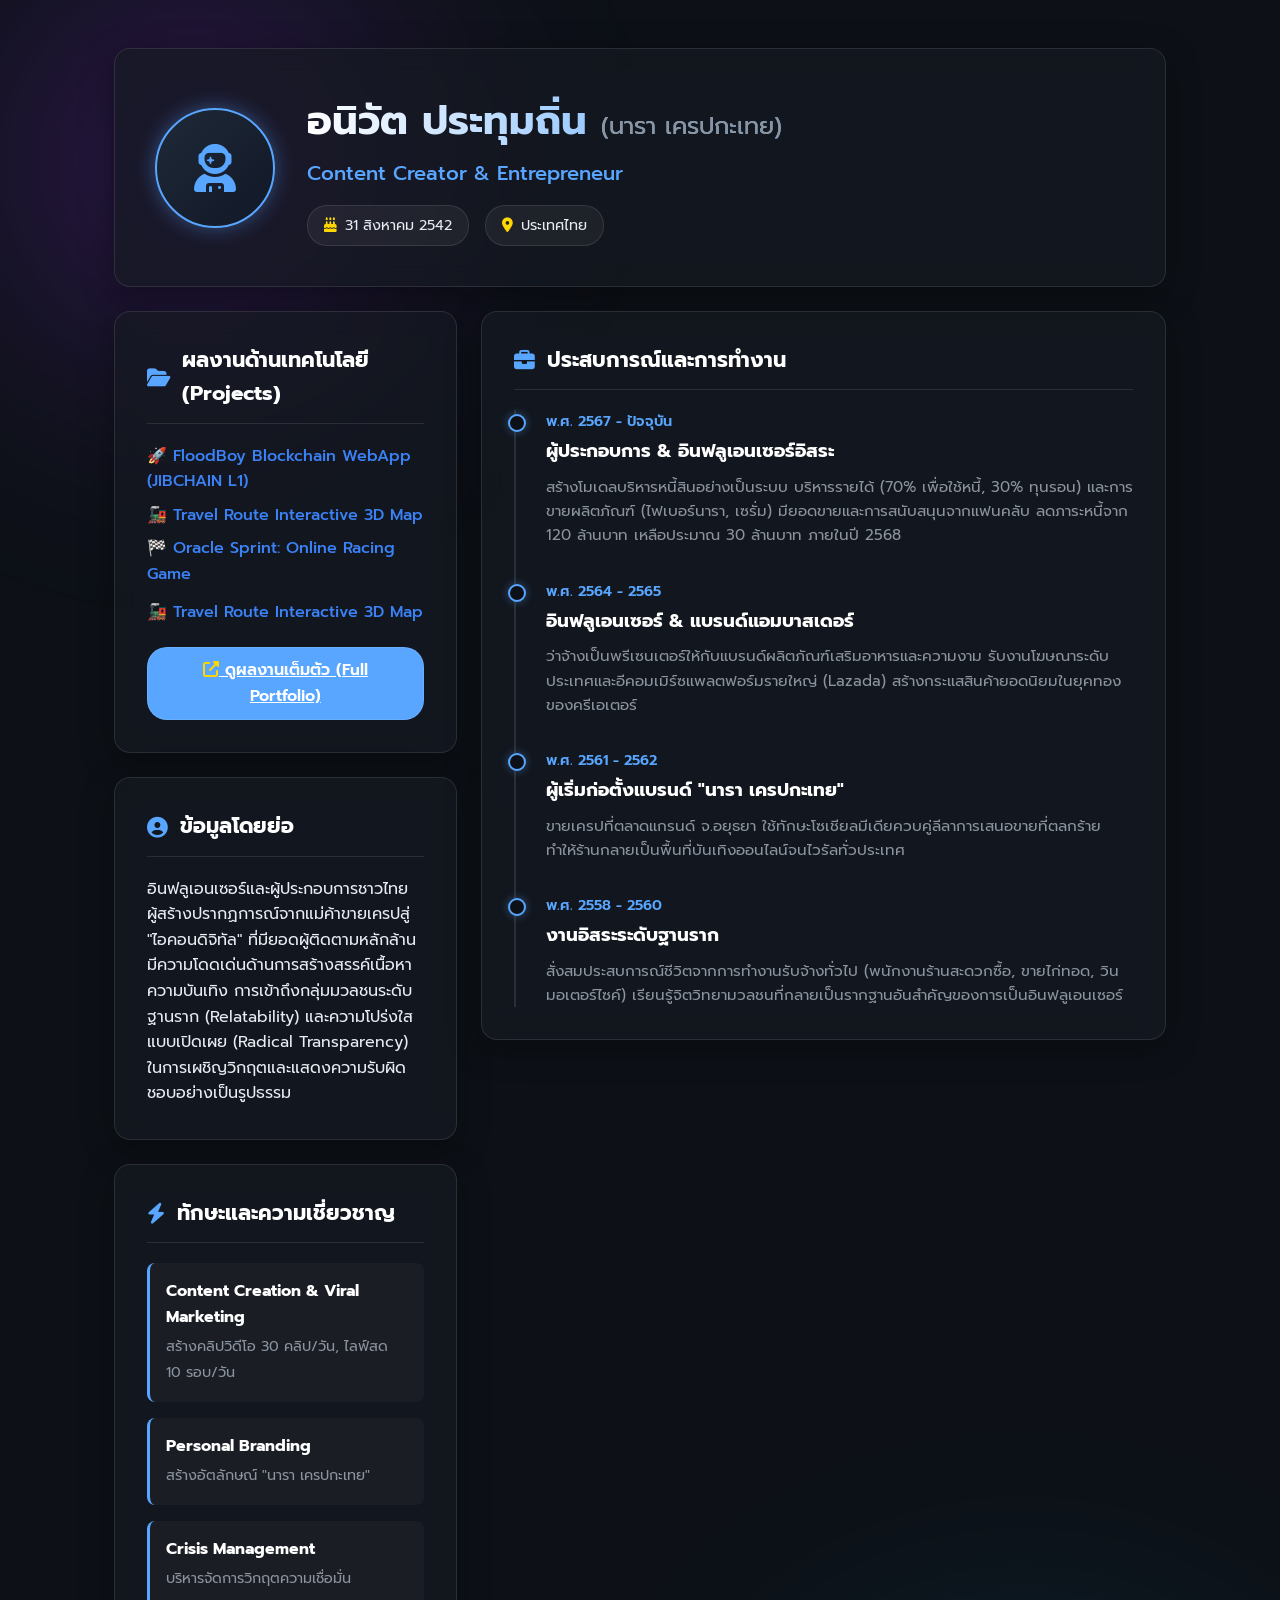
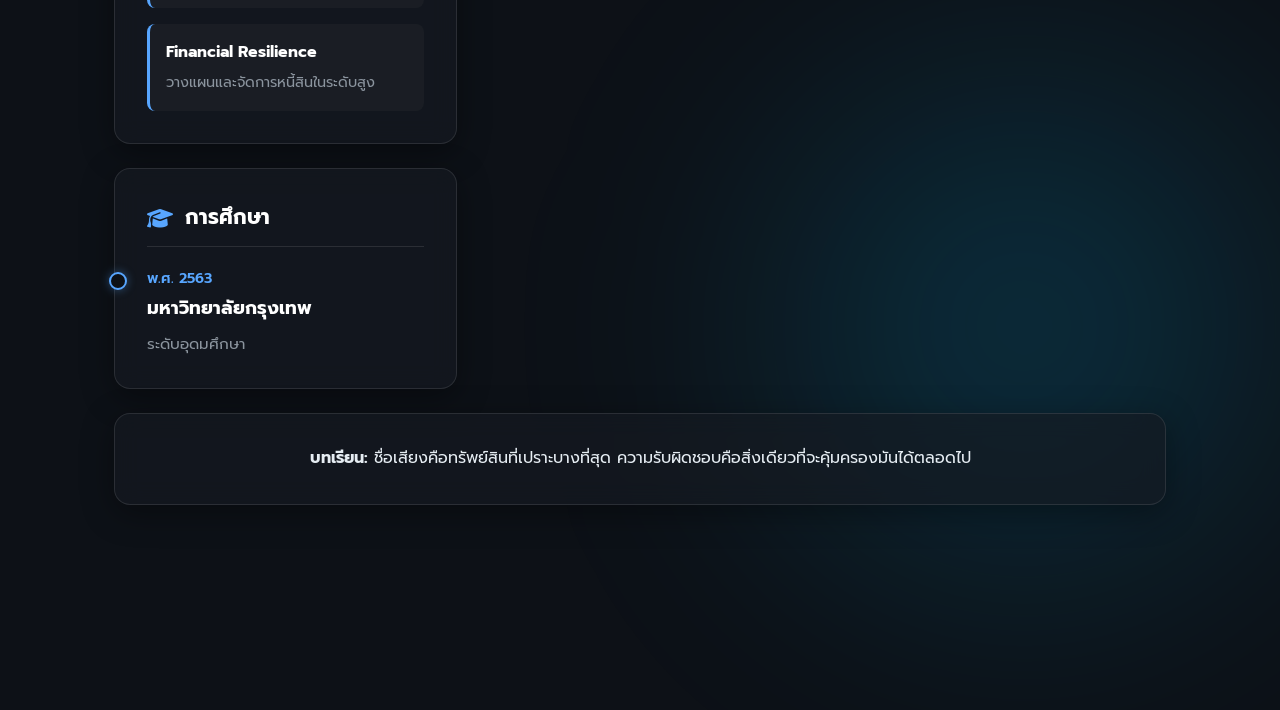
<file: index.html>
<!DOCTYPE html>
<html lang="th">

<head>
    <meta charset="UTF-8">
    <meta name="viewport" content="width=device-width, initial-scale=1.0">
    <title>อนิวัต ประทุมถิ่น (นารา เครปกะเทย) - CV</title>
    <link rel="stylesheet" href="style.css">
    <link rel="preconnect" href="https://fonts.googleapis.com">
    <link rel="preconnect" href="https://fonts.gstatic.com" crossorigin>
    <link href="https://fonts.googleapis.com/css2?family=Prompt:wght@300;400;500;600;700&display=swap" rel="stylesheet">
    <link rel="stylesheet" href="https://cdnjs.cloudflare.com/ajax/libs/font-awesome/6.4.0/css/all.min.css">
</head>

<body>
    <div class="blob blob-1"></div>
    <div class="blob blob-2"></div>

    <div class="container">
        <!-- Header -->
        <header class="glass-panel profile-section">
            <div class="profile-image">
                <div class="image-placeholder"><i class="fas fa-user-astronaut"></i></div>
            </div>
            <div class="profile-info">
                <h1>อนิวัต ประทุมถิ่น <span>(นารา เครปกะเทย)</span></h1>
                <h2>Content Creator & Entrepreneur</h2>
                <div class="contact-badges">
                    <span class="badge"><i class="fas fa-birthday-cake"></i> 31 สิงหาคม 2542</span>
                    <span class="badge"><i class="fas fa-map-marker-alt"></i> ประเทศไทย</span>
                </div>
            </div>
        </header>

        <div class="main-content">
            <!-- Left Column -->
            <div class="left-column">
                <section class="glass-panel text-center">
                    <h3 style="text-align: left;"><i class="fas fa-folder-open"></i> ผลงานด้านเทคโนโลยี (Projects)</h3>
                    <ul style="list-style: none; padding-left: 0; text-align: left;">
                        <li style="margin-bottom: 8px;">🚀 <a
                                href="https://thannisaya865-jpg.github.io/travel-3d-train/floodboy.html" target="_blank"
                                style="color: #3b82f6; text-decoration: none; font-weight: 500;">FloodBoy Blockchain
                                WebApp (JIBCHAIN L1)</a></li>
                        <li style="margin-bottom: 8px;">🚂 <a
                                href="https://thannisaya865-jpg.github.io/travel-3d-train/travel-3d.html"
                                target="_blank" style="color: #3b82f6; text-decoration: none; font-weight: 500;">Travel
                                Route
                                Interactive 3D Map</a></li>
                        <li style="margin-bottom: 12px;">🏁 <a
                                href="https://thannisaya865-jpg.github.io/travel-3d-train/racing-game.html"
                                target="_blank" style="color: #3b82f6; text-decoration: none; font-weight: 500;">Oracle
                                Sprint:
                                Online Racing Game</a></li>
                        <li style="margin-bottom: 12px;">🚂 <a
                                href="https://thannisaya865-jpg.github.io/travel-3d-train/travel-3d.html"
                                target="_blank" style="color: #3b82f6; text-decoration: none; font-weight: 500;">Travel
                                Route
                                Interactive 3D Map</a></li>
                    </ul>
                    <a href="portfolio.html" class="badge"
                        style="background: var(--accent-color); color: white; padding: 10px 20px; font-weight: 600; font-size: 1rem; margin-top: 10px; display: inline-block;">
                        <i class="fas fa-external-link-alt"></i> ดูผลงานเต็มตัว (Full Portfolio)
                    </a>
                </section>

                <section class="glass-panel">
                    <h3><i class="fas fa-user-circle"></i> ข้อมูลโดยย่อ</h3>
                    <p>อินฟลูเอนเซอร์และผู้ประกอบการชาวไทย ผู้สร้างปรากฏการณ์จากแม่ค้าขายเครปสู่ "ไอคอนดิจิทัล"
                        ที่มียอดผู้ติดตามหลักล้าน มีความโดดเด่นด้านการสร้างสรรค์เนื้อหาความบันเทิง
                        การเข้าถึงกลุ่มมวลชนระดับฐานราก (Relatability) และความโปร่งใสแบบเปิดเผย (Radical Transparency)
                        ในการเผชิญวิกฤตและแสดงความรับผิดชอบอย่างเป็นรูปธรรม</p>
                </section>

                <section class="glass-panel">
                    <h3><i class="fas fa-bolt"></i> ทักษะและความเชี่ยวชาญ</h3>
                    <ul class="skills-list">
                        <li><strong>Content Creation & Viral Marketing</strong> <span>สร้างคลิปวิดีโอ 30 คลิป/วัน,
                                ไลฟ์สด 10 รอบ/วัน</span></li>
                        <li><strong>Personal Branding</strong> <span>สร้างอัตลักษณ์ "นารา เครปกะเทย"</span></li>
                        <li><strong>Crisis Management</strong> <span>บริหารจัดการวิกฤตความเชื่อมั่น</span></li>
                        <li><strong>Financial Resilience</strong> <span>วางแผนและจัดการหนี้สินในระดับสูง</span></li>
                    </ul>
                </section>

                <section class="glass-panel">
                    <h3><i class="fas fa-graduation-cap"></i> การศึกษา</h3>
                    <div class="timeline-item">
                        <div class="timeline-date">พ.ศ. 2563</div>
                        <div class="timeline-content">
                            <h4>มหาวิทยาลัยกรุงเทพ</h4>
                            <p>ระดับอุดมศึกษา</p>
                        </div>
                    </div>
                </section>
            </div>

            <!-- Right Column -->
            <div class="right-column">
                <section class="glass-panel">
                    <h3><i class="fas fa-briefcase"></i> ประสบการณ์และการทำงาน</h3>
                    <div class="timeline">
                        <div class="timeline-item">
                            <div class="timeline-date">พ.ศ. 2567 - ปัจจุบัน</div>
                            <div class="timeline-content">
                                <h4>ผู้ประกอบการ & อินฟลูเอนเซอร์อิสระ</h4>
                                <p>สร้างโมเดลบริหารหนี้สินอย่างเป็นระบบ บริหารรายได้ (70% เพื่อใช้หนี้, 30% ทุนรอน)
                                    และการขายผลิตภัณฑ์ (ไฟเบอร์นารา, เซรั่ม) มียอดขายและการสนับสนุนจากแฟนคลับ
                                    ลดภาระหนี้จาก 120 ล้านบาท เหลือประมาณ 30 ล้านบาท ภายในปี 2568</p>
                            </div>
                        </div>
                        <div class="timeline-item">
                            <div class="timeline-date">พ.ศ. 2564 - 2565</div>
                            <div class="timeline-content">
                                <h4>อินฟลูเอนเซอร์ & แบรนด์แอมบาสเดอร์</h4>
                                <p>ว่าจ้างเป็นพรีเซนเตอร์ให้กับแบรนด์ผลิตภัณฑ์เสริมอาหารและความงาม
                                    รับงานโฆษณาระดับประเทศและอีคอมเมิร์ซแพลตฟอร์มรายใหญ่ (Lazada)
                                    สร้างกระแสสินค้ายอดนิยมในยุคทองของครีเอเตอร์</p>
                            </div>
                        </div>
                        <div class="timeline-item">
                            <div class="timeline-date">พ.ศ. 2561 - 2562</div>
                            <div class="timeline-content">
                                <h4>ผู้เริ่มก่อตั้งแบรนด์ "นารา เครปกะเทย"</h4>
                                <p>ขายเครปที่ตลาดแกรนด์ จ.อยุธยา ใช้ทักษะโซเชียลมีเดียควบคู่ลีลาการเสนอขายที่ตลกร้าย
                                    ทำให้ร้านกลายเป็นพื้นที่บันเทิงออนไลน์จนไวรัลทั่วประเทศ</p>
                            </div>
                        </div>
                        <div class="timeline-item">
                            <div class="timeline-date">พ.ศ. 2558 - 2560</div>
                            <div class="timeline-content">
                                <h4>งานอิสระระดับฐานราก</h4>
                                <p>สั่งสมประสบการณ์ชีวิตจากการทำงานรับจ้างทั่วไป (พนักงานร้านสะดวกซื้อ, ขายไก่ทอด,
                                    วินมอเตอร์ไซค์)
                                    เรียนรู้จิตวิทยามวลชนที่กลายเป็นรากฐานอันสำคัญของการเป็นอินฟลูเอนเซอร์</p>
                            </div>
                        </div>
                    </div>
                </section>
            </div>
        </div>

        <footer class="glass-panel text-center">
            <p><strong>บทเรียน:</strong> ชื่อเสียงคือทรัพย์สินที่เปราะบางที่สุด
                ความรับผิดชอบคือสิ่งเดียวที่จะคุ้มครองมันได้ตลอดไป</p>
        </footer>
    </div>
</body>

</html>
</file>
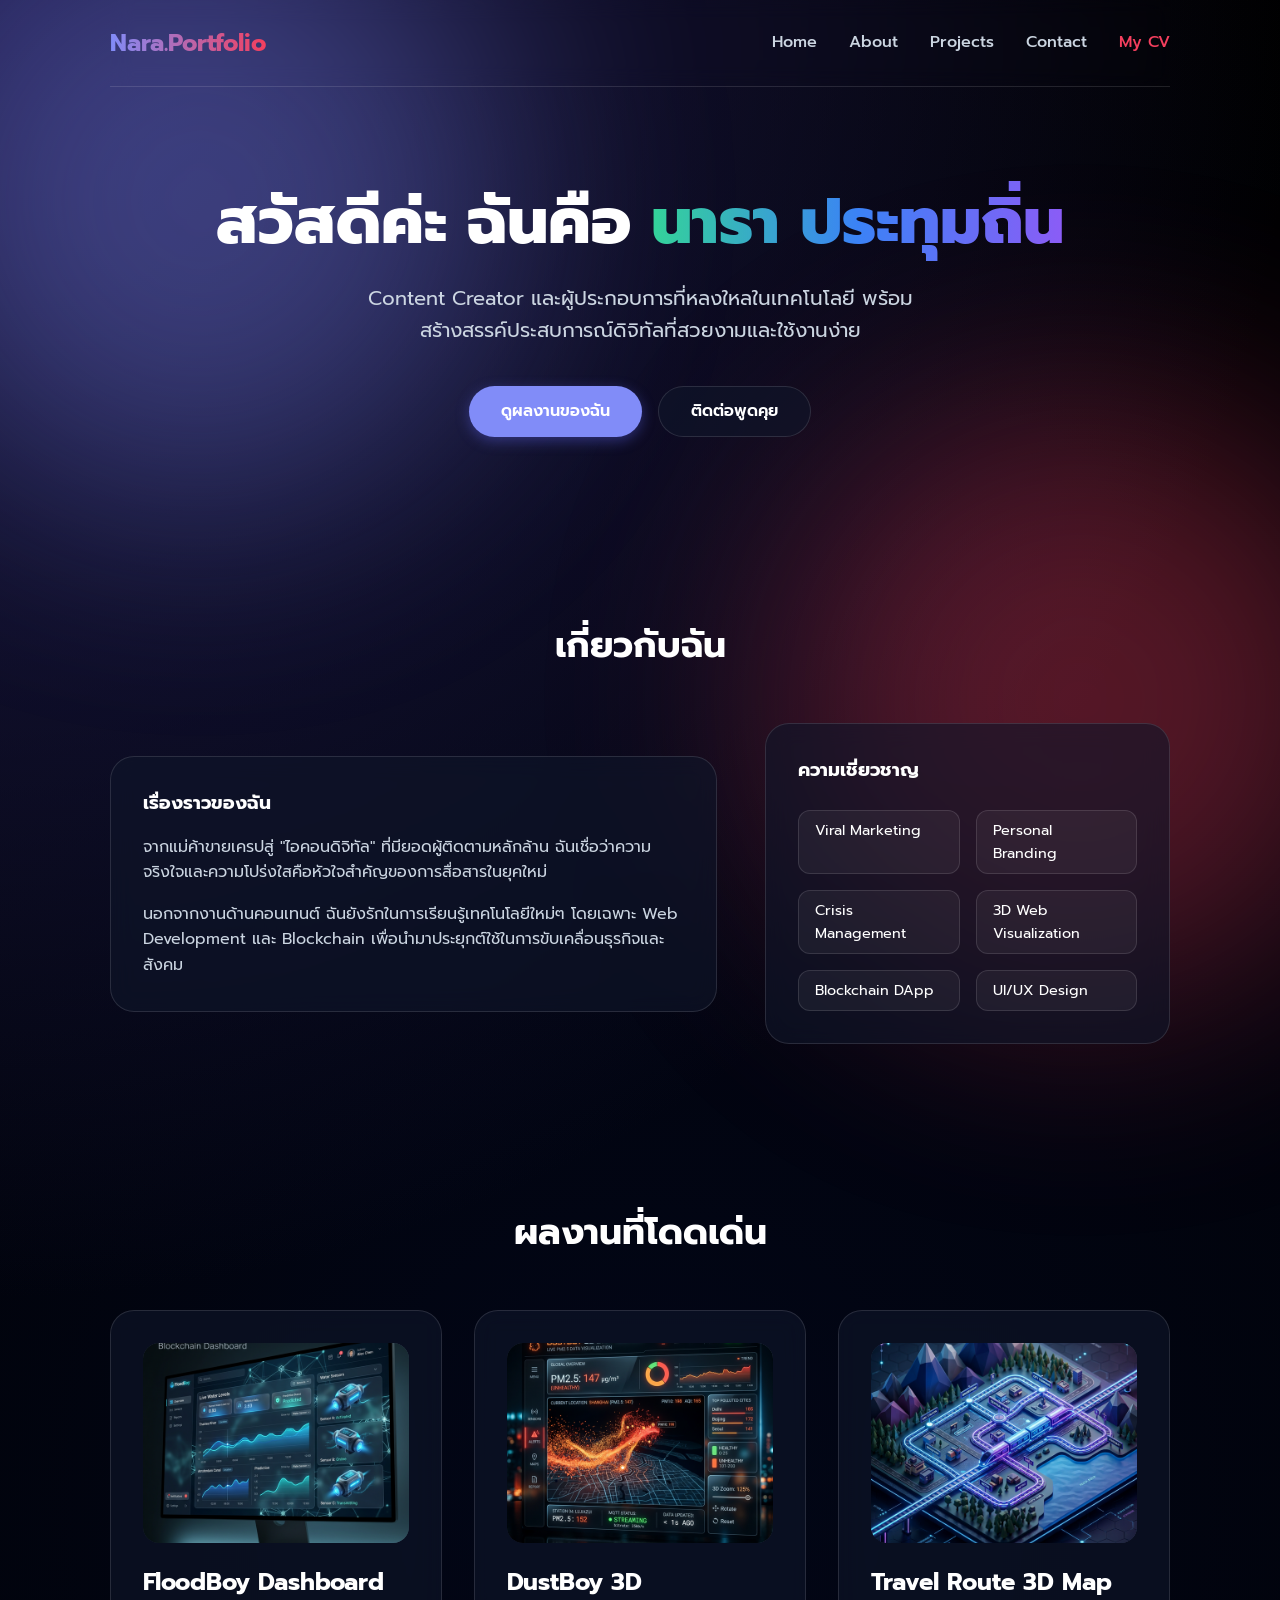
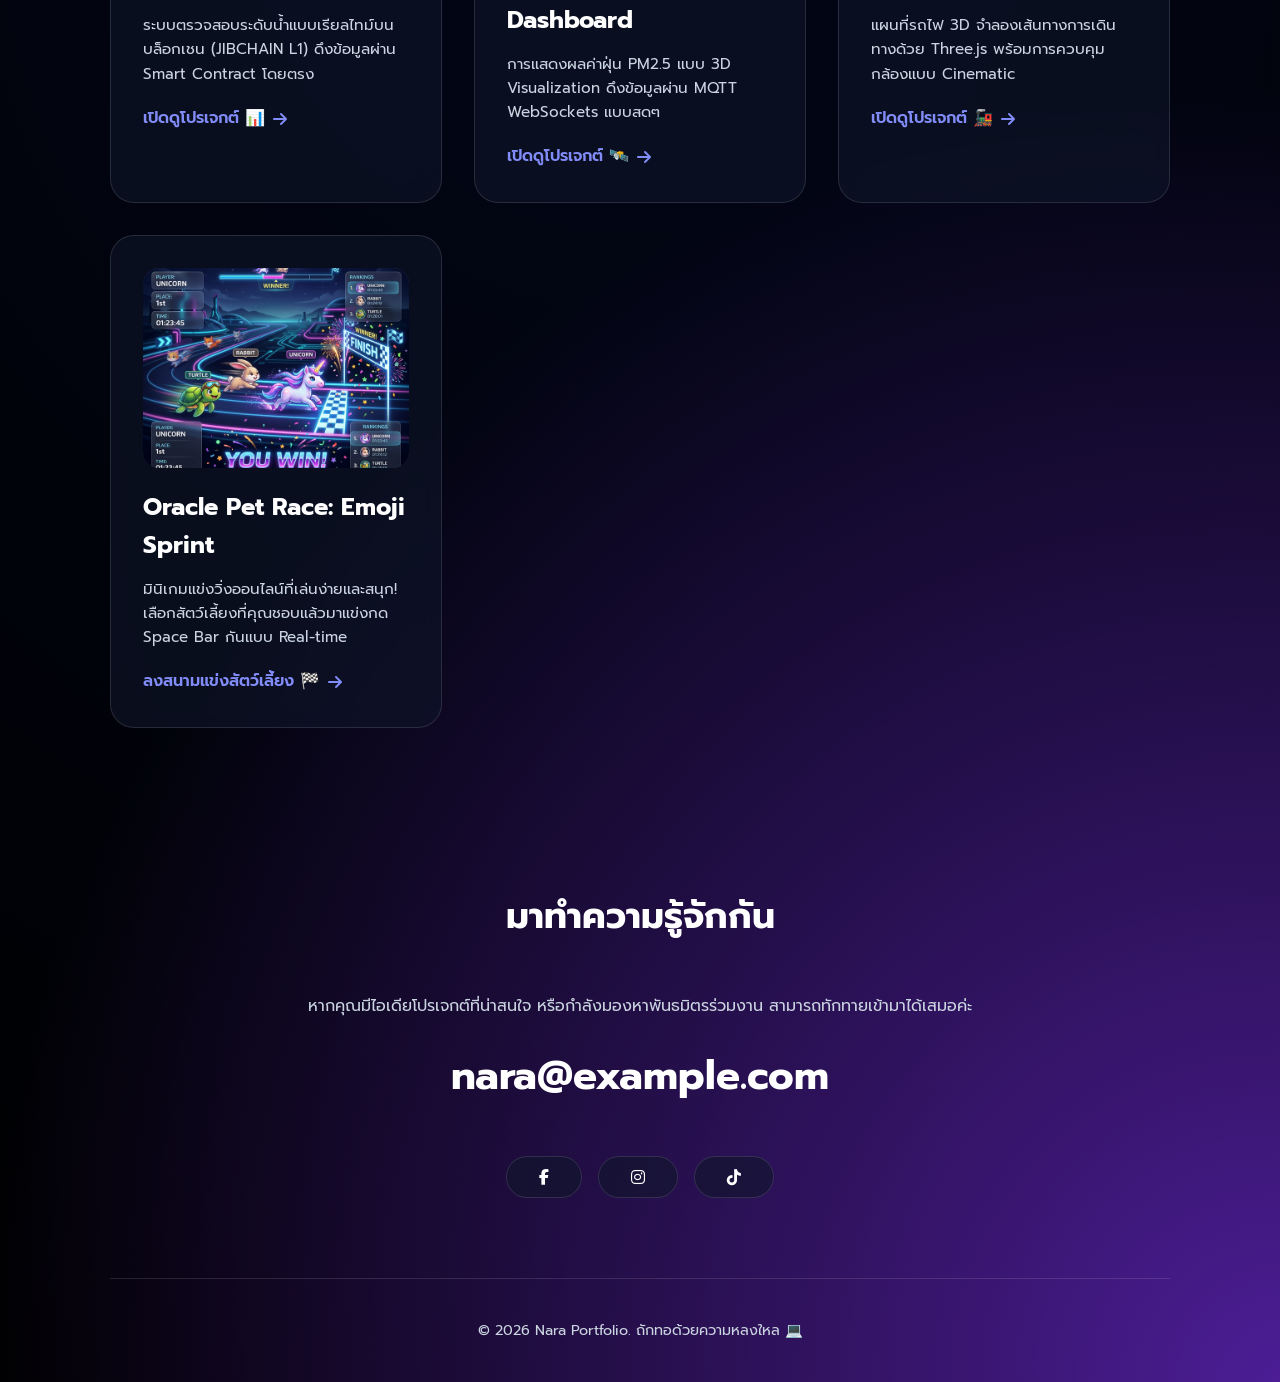
<file: portfolio.html>
<!DOCTYPE html>
<html lang="th">

<head>
    <meta charset="UTF-8">
    <meta name="viewport" content="width=device-width, initial-scale=1.0">
    <title>My Portfolio | อนิวัต ประทุมถิ่น (นารา)</title>

    <!-- Google Fonts: Prompt -->
    <link rel="preconnect" href="https://fonts.googleapis.com">
    <link rel="preconnect" href="https://fonts.gstatic.com" crossorigin>
    <link href="https://fonts.googleapis.com/css2?family=Prompt:wght@300;400;500;600;700&display=swap" rel="stylesheet">

    <!-- Font Awesome -->
    <link rel="stylesheet" href="https://cdnjs.cloudflare.com/ajax/libs/font-awesome/6.4.0/css/all.min.css">

    <style>
        :root {
            --primary: #818cf8;
            --secondary: #a855f7;
            --accent: #f43f5e;
            --dark-bg: #020617;
            --glass: rgba(15, 23, 42, 0.6);
            --glass-border: rgba(255, 255, 255, 0.12);
            --text: #ffffff;
            --text-dim: #cbd5e1;
            --card-glow: rgba(99, 102, 241, 0.15);
        }

        * {
            margin: 0;
            padding: 0;
            box-sizing: border-box;
        }

        body {
            font-family: 'Prompt', sans-serif;
            background-color: var(--dark-bg);
            color: var(--text);
            line-height: 1.6;
            overflow-x: hidden;
            background:
                radial-gradient(circle at 0% 0%, #1e1b4b 0%, transparent 40%),
                radial-gradient(circle at 100% 100%, #4c1d95 0%, transparent 40%),
                radial-gradient(circle at 50% 50%, #020617 0%, #000000 100%);
            min-height: 100vh;
            position: relative;
        }

        /* Noise Overlay for Premium Feel */
        body::before {
            content: "";
            position: fixed;
            top: 0;
            left: 0;
            width: 100%;
            height: 100%;
            background: url("https://grainy-gradients.vercel.app/noise.svg");
            opacity: 0.05;
            pointer-events: none;
            z-index: 999;
        }

        /* Hero Background Animation */
        .orb {
            position: fixed;
            width: 600px;
            height: 600px;
            border-radius: 50%;
            filter: blur(120px);
            z-index: -1;
            opacity: 0.35;
            animation: move 25s infinite alternate ease-in-out;
        }

        .orb-1 {
            background: var(--primary);
            top: -100px;
            left: -100px;
        }

        .orb-2 {
            background: var(--accent);
            bottom: -100px;
            right: -100px;
            animation-delay: -5s;
        }

        @keyframes move {
            from {
                transform: translate(0, 0);
            }

            to {
                transform: translate(100px, 100px);
            }
        }

        .container {
            max-width: 1100px;
            margin: 0 auto;
            padding: 0 20px;
        }

        /* Navigation */
        nav {
            padding: 24px 0;
            display: flex;
            justify-content: space-between;
            align-items: center;
            position: sticky;
            top: 0;
            z-index: 100;
            backdrop-filter: blur(10px);
            border-bottom: 1px solid var(--glass-border);
        }

        .logo {
            font-size: 1.5rem;
            font-weight: 700;
            background: linear-gradient(to right, var(--primary), var(--accent));
            -webkit-background-clip: text;
            background-clip: text;
            -webkit-text-fill-color: transparent;
            text-decoration: none;
        }

        .nav-links {
            display: flex;
            gap: 32px;
            list-style: none;
        }

        .nav-links a {
            text-decoration: none;
            color: var(--text-dim);
            font-weight: 500;
            transition: color 0.3s;
        }

        .nav-links a:hover {
            color: var(--text);
        }

        /* Hero Section */
        .hero {
            padding: 100px 0;
            text-align: center;
            animation: fadeIn 1s ease-out;
        }

        @keyframes fadeIn {
            from {
                opacity: 0;
                transform: translateY(20px);
            }

            to {
                opacity: 1;
                transform: translateY(0);
            }
        }

        .hero h1 {
            font-size: 4rem;
            line-height: 1.1;
            margin-bottom: 24px;
            font-weight: 800;
        }

        .hero h1 span {
            background: linear-gradient(to right, #34d399, #3b82f6, #8b5cf6);
            -webkit-background-clip: text;
            background-clip: text;
            -webkit-text-fill-color: transparent;
        }

        .hero p {
            font-size: 1.25rem;
            color: var(--text-dim);
            max-width: 600px;
            margin: 0 auto 40px;
        }

        .cta-btns {
            display: flex;
            gap: 16px;
            justify-content: center;
        }

        .btn {
            padding: 12px 32px;
            border-radius: 9999px;
            font-weight: 600;
            text-decoration: none;
            transition: all 0.3s;
            display: inline-flex;
            align-items: center;
            gap: 8px;
        }

        .btn-primary {
            background: var(--primary);
            color: white;
            box-shadow: 0 4px 14px 0 rgba(99, 102, 241, 0.39);
        }

        .btn-primary:hover {
            transform: translateY(-2px);
            box-shadow: 0 6px 20px rgba(99, 102, 241, 0.45);
        }

        .btn-outline {
            border: 1px solid var(--glass-border);
            color: var(--text);
            background: var(--glass);
        }

        .btn-outline:hover {
            background: rgba(255, 255, 255, 0.1);
        }

        /* Sections */
        section {
            padding: 80px 0;
        }

        .section-title {
            font-size: 2.25rem;
            margin-bottom: 48px;
            text-align: center;
            font-weight: 700;
        }

        /* About Grid */
        .about-grid {
            display: grid;
            grid-template-columns: 1.5fr 1fr;
            gap: 48px;
            align-items: center;
        }

        .glass-card {
            background: var(--glass);
            border: 1px solid var(--glass-border);
            border-radius: 24px;
            padding: 32px;
            backdrop-filter: blur(12px);
        }

        .skills-grid {
            display: grid;
            grid-template-columns: 1fr 1fr;
            gap: 16px;
        }

        .skill-tag {
            background: rgba(255, 255, 255, 0.05);
            padding: 8px 16px;
            border-radius: 12px;
            font-size: 0.9rem;
            border: 1px solid var(--glass-border);
        }

        /* Projects Grid */
        .projects-grid {
            display: grid;
            grid-template-columns: repeat(auto-fit, minmax(320px, 1fr));
            gap: 32px;
        }

        .project-card {
            transition: transform 0.3s;
        }

        .project-card:hover {
            transform: translateY(-8px);
        }

        .project-img {
            width: 100%;
            height: 200px;
            background: linear-gradient(45deg, #1e293b, #334155);
            border-radius: 16px;
            margin-bottom: 20px;
            display: flex;
            align-items: center;
            justify-content: center;
            font-size: 3rem;
            color: rgba(255, 255, 255, 0.1);
            position: relative;
            overflow: hidden;
        }

        .project-img i {
            transition: transform 0.5s;
        }

        .project-card:hover .project-img i {
            transform: scale(1.2);
            color: var(--primary);
        }

        .project-card h4 {
            font-size: 1.5rem;
            margin-bottom: 12px;
        }

        .project-card p {
            color: var(--text-dim);
            margin-bottom: 20px;
            font-size: 0.95rem;
        }

        .project-link {
            color: var(--primary);
            text-decoration: none;
            font-weight: 600;
            display: inline-flex;
            align-items: center;
            gap: 8px;
        }

        /* Contact */
        .contact {
            text-align: center;
        }

        .email-link {
            font-size: 2.5rem;
            color: var(--text);
            text-decoration: none;
            font-weight: 700;
            word-break: break-all;
        }

        .email-link:hover {
            color: var(--accent);
        }

        footer {
            padding: 40px 0;
            text-align: center;
            border-top: 1px solid var(--glass-border);
            color: var(--text-dim);
            font-size: 0.9rem;
        }

        @media (max-width: 768px) {
            .hero h1 {
                font-size: 2.5rem;
            }

            .about-grid {
                grid-template-columns: 1fr;
            }

            .nav-links {
                display: none;
            }
        }
    </style>
</head>

<body>
    <div class="orb orb-1"></div>
    <div class="orb orb-2"></div>

    <div class="container">
        <nav>
            <a href="#" class="logo">Nara.Portfolio</a>
            <ul class="nav-links">
                <li><a href="#home">Home</a></li>
                <li><a href="#about">About</a></li>
                <li><a href="#projects">Projects</a></li>
                <li><a href="#contact">Contact</a></li>
                <li><a href="index.html" style="color: var(--accent);">My CV</a></li>
            </ul>
        </nav>

        <section id="home" class="hero">
            <h1>สวัสดีค่ะ ฉันคือ <span>นารา ประทุมถิ่น</span></h1>
            <p>Content Creator และผู้ประกอบการที่หลงใหลในเทคโนโลยี
                พร้อมสร้างสรรค์ประสบการณ์ดิจิทัลที่สวยงามและใช้งานง่าย</p>
            <div class="cta-btns">
                <a href="#projects" class="btn btn-primary">ดูผลงานของฉัน</a>
                <a href="#contact" class="btn btn-outline">ติดต่อพูดคุย</a>
            </div>
        </section>

        <section id="about">
            <h2 class="section-title">เกี่ยวกับฉัน</h2>
            <div class="about-grid">
                <div class="glass-card">
                    <h3 style="margin-bottom: 16px;">เรื่องราวของฉัน</h3>
                    <p style="margin-bottom: 16px; color: var(--text-dim);">จากแม่ค้าขายเครปสู่ "ไอคอนดิจิทัล"
                        ที่มียอดผู้ติดตามหลักล้าน ฉันเชื่อว่าความจริงใจและความโปร่งใสคือหัวใจสำคัญของการสื่อสารในยุคใหม่
                    </p>
                    <p style="color: var(--text-dim);">นอกจากงานด้านคอนเทนต์ ฉันยังรักในการเรียนรู้เทคโนโลยีใหม่ๆ
                        โดยเฉพาะ Web Development และ Blockchain เพื่อนำมาประยุกต์ใช้ในการขับเคลื่อนธุรกิจและสังคม</p>
                </div>
                <div class="glass-card">
                    <h3 style="margin-bottom: 24px;">ความเชี่ยวชาญ</h3>
                    <div class="skills-grid">
                        <div class="skill-tag">Viral Marketing</div>
                        <div class="skill-tag">Personal Branding</div>
                        <div class="skill-tag">Crisis Management</div>
                        <div class="skill-tag">3D Web Visualization</div>
                        <div class="skill-tag">Blockchain DApp</div>
                        <div class="skill-tag">UI/UX Design</div>
                    </div>
                </div>
            </div>
        </section>

        <section id="projects">
            <h2 class="section-title">ผลงานที่โดดเด่น</h2>
            <div class="projects-grid">
                <!-- Project 1: FloodBoy -->
                <div class="glass-card project-card">
                    <div class="project-img">
                        <img src="assets/floodboy-preview.png" alt="FloodBoy Blockchain Dashboard"
                            style="width: 100%; height: 100%; object-fit: cover; border-radius: 12px;">
                    </div>
                    <h4>FloodBoy Dashboard</h4>
                    <p>ระบบตรวจสอบระดับน้ำแบบเรียลไทม์บนบล็อกเชน (JIBCHAIN L1) ดึงข้อมูลผ่าน Smart Contract โดยตรง</p>
                    <a href="https://thannisaya865-jpg.github.io/travel-3d-train/floodboy.html" target="_blank"
                        class="project-link">
                        เปิดดูโปรเจกต์ 📊 <i class="fas fa-arrow-right"></i>
                    </a>
                </div>

                <!-- Project 2: DustBoy -->
                <div class="glass-card project-card">
                    <div class="project-img">
                        <img src="assets/dustboy-preview.png" alt="DustBoy 3D Dashboard"
                            style="width: 100%; height: 100%; object-fit: cover; border-radius: 12px;">
                    </div>
                    <h4>DustBoy 3D Dashboard</h4>
                    <p>การแสดงผลค่าฝุ่น PM2.5 แบบ 3D Visualization ดึงข้อมูลผ่าน MQTT WebSockets แบบสดๆ</p>
                    <a href="https://thannisaya865-jpg.github.io/travel-3d-train/dustboy.html" target="_blank"
                        class="project-link">
                        เปิดดูโปรเจกต์ 🛰️ <i class="fas fa-arrow-right"></i>
                    </a>
                </div>

                <!-- Project 3: 3D Train Map -->
                <div class="glass-card project-card">
                    <div class="project-img">
                        <img src="assets/travel-map-preview.png" alt="Travel Route 3D Map Preview"
                            style="width: 100%; height: 100%; object-fit: cover; border-radius: 12px;">
                    </div>
                    <h4>Travel Route 3D Map</h4>
                    <p>แผนที่รถไฟ 3D จำลองเส้นทางการเดินทางด้วย Three.js พร้อมการควบคุมกล้องแบบ Cinematic</p>
                    <a href="https://thannisaya865-jpg.github.io/travel-3d-train/travel-3d.html" target="_blank"
                        class="project-link">
                        เปิดดูโปรเจกต์ 🚂 <i class="fas fa-arrow-right"></i>
                    </a>
                </div>

                <!-- Project 4: Oracle Pet Race -->
                <div class="glass-card project-card">
                    <div class="project-img">
                        <img src="assets/pet-race-preview.png" alt="Oracle Pet Race Preview"
                            style="width: 100%; height: 100%; object-fit: cover; border-radius: 12px;">
                    </div>
                    <h4>Oracle Pet Race: Emoji Sprint</h4>
                    <p>มินิเกมแข่งวิ่งออนไลน์ที่เล่นง่ายและสนุก! เลือกสัตว์เลี้ยงที่คุณชอบแล้วมาแข่งกด Space Bar กันแบบ
                        Real-time</p>
                    <a href="https://thannisaya865-jpg.github.io/travel-3d-train/pet-race.html" target="_blank"
                        class="project-link">
                        ลงสนามแข่งสัตว์เลี้ยง 🏁 <i class="fas fa-arrow-right"></i>
                    </a>
                </div>
            </div>
        </section>

        <section id="contact" class="contact">
            <h2 class="section-title">มาทำความรู้จักกัน</h2>
            <p style="color: var(--text-dim); margin-bottom: 24px;">หากคุณมีไอเดียโปรเจกต์ที่น่าสนใจ
                หรือกำลังมองหาพันธมิตรร่วมงาน สามารถทักทายเข้ามาได้เสมอค่ะ</p>
            <a href="mailto:nara@example.com" class="email-link">nara@example.com</a>
            <div class="cta-btns" style="margin-top: 48px;">
                <a href="#" class="btn btn-outline"><i class="fab fa-facebook-f"></i></a>
                <a href="#" class="btn btn-outline"><i class="fab fa-instagram"></i></a>
                <a href="#" class="btn btn-outline"><i class="fab fa-tiktok"></i></a>
            </div>
        </section>

        <footer>
            <p>© 2026 Nara Portfolio. ถักทอด้วยความหลงใหล 💻</p>
        </footer>
    </div>

    <script>
        // Smooth scrolling for anchor links
        document.querySelectorAll('a[href^="#"]').forEach(anchor => {
            anchor.addEventListener('click', function (e) {
                e.preventDefault();
                document.querySelector(this.getAttribute('href')).scrollIntoView({
                    behavior: 'smooth'
                });
            });
        });

        // Intersection Observer for fade-in animations
        const observerOptions = {
            threshold: 0.1
        };

        const observer = new IntersectionObserver((entries) => {
            entries.forEach(entry => {
                if (entry.isIntersecting) {
                    entry.target.style.opacity = "1";
                    entry.target.style.transform = "translateY(0)";
                }
            });
        }, observerOptions);

        document.querySelectorAll('section').forEach(section => {
            section.style.opacity = "0";
            section.style.transform = "translateY(20px)";
            section.style.transition = "all 0.6s ease-out";
            observer.observe(section);
        });
    </script>
</body>

</html>
</file>
<file: style.css>
:root {
    --bg-color: #0d1117;
    --text-primary: #e6edf3;
    --text-secondary: #8b949e;
    --accent-color: #58a6ff;
    --accent-glow: rgba(88, 166, 255, 0.4);
    --glass-bg: rgba(22, 27, 34, 0.65);
    --glass-border: rgba(255, 255, 255, 0.1);
    --glass-shadow: 0 8px 32px 0 rgba(0, 0, 0, 0.37);
}

* {
    box-sizing: border-box;
    margin: 0;
    padding: 0;
}

body {
    font-family: 'Prompt', sans-serif;
    background-color: var(--bg-color);
    color: var(--text-primary);
    line-height: 1.6;
    overflow-x: hidden;
    position: relative;
    min-height: 100vh;
}

/* Background Animated Blobs */
.blob {
    position: absolute;
    border-radius: 50%;
    filter: blur(100px);
    z-index: -1;
    animation: move 15s infinite alternate ease-in-out;
}

.blob-1 {
    top: -10%;
    left: -10%;
    width: 50vw;
    height: 50vw;
    background: radial-gradient(circle, rgba(138, 43, 226, 0.3) 0%, rgba(0, 0, 0, 0) 70%);
}

.blob-2 {
    bottom: -10%;
    right: -10%;
    width: 60vw;
    height: 60vw;
    background: radial-gradient(circle, rgba(0, 191, 255, 0.2) 0%, rgba(0, 0, 0, 0) 70%);
    animation-delay: -5s;
}

@keyframes move {
    0% {
        transform: translate(0, 0) scale(1);
    }

    100% {
        transform: translate(5%, 10%) scale(1.1);
    }
}

.container {
    max-width: 1100px;
    margin: 3rem auto;
    padding: 0 1.5rem;
    display: flex;
    flex-direction: column;
    gap: 1.5rem;
}

/* Glassmorphism Panels */
.glass-panel {
    background: var(--glass-bg);
    backdrop-filter: blur(12px);
    -webkit-backdrop-filter: blur(12px);
    border: 1px solid var(--glass-border);
    border-radius: 16px;
    padding: 2rem;
    box-shadow: var(--glass-shadow);
    transition: transform 0.3s ease, border-color 0.3s ease;
}

.glass-panel:hover {
    transform: translateY(-2px);
    border-color: rgba(255, 255, 255, 0.2);
}

/* Header Section */
.profile-section {
    display: flex;
    align-items: center;
    gap: 2rem;
    padding: 2.5rem;
}

.profile-image .image-placeholder {
    width: 120px;
    height: 120px;
    border-radius: 50%;
    background: linear-gradient(135deg, #1f2937, #111827);
    border: 2px solid var(--accent-color);
    box-shadow: 0 0 20px var(--accent-glow);
    display: flex;
    align-items: center;
    justify-content: center;
    font-size: 3rem;
    color: var(--accent-color);
}

.profile-info h1 {
    font-size: 2.5rem;
    font-weight: 700;
    margin-bottom: 0.25rem;
    background: linear-gradient(90deg, #fff, var(--accent-color));
    -webkit-background-clip: text;
    -webkit-text-fill-color: transparent;
}

.profile-info h1 span {
    font-size: 1.5rem;
    font-weight: 400;
    color: var(--text-secondary);
    -webkit-text-fill-color: initial;
}

.profile-info h2 {
    font-size: 1.25rem;
    color: var(--accent-color);
    font-weight: 500;
    margin-bottom: 1rem;
}

.contact-badges {
    display: flex;
    gap: 1rem;
    flex-wrap: wrap;
}

.badge {
    background: rgba(255, 255, 255, 0.05);
    border: 1px solid var(--glass-border);
    padding: 0.5rem 1rem;
    border-radius: 20px;
    font-size: 0.9rem;
    display: flex;
    align-items: center;
    gap: 0.5rem;
}

.badge i {
    color: #ffd700;
}

/* Main Layout */
.main-content {
    display: grid;
    grid-template-columns: 1fr 2fr;
    gap: 1.5rem;
}

.left-column,
.right-column {
    display: flex;
    flex-direction: column;
    gap: 1.5rem;
}

h3 {
    font-size: 1.3rem;
    color: #fff;
    margin-bottom: 1.25rem;
    display: flex;
    align-items: center;
    gap: 0.75rem;
    border-bottom: 1px solid var(--glass-border);
    padding-bottom: 0.75rem;
}

h3 i {
    color: var(--accent-color);
}

/* Skills List */
.skills-list {
    list-style: none;
    display: flex;
    flex-direction: column;
    gap: 1rem;
}

.skills-list li {
    background: rgba(255, 255, 255, 0.03);
    padding: 1rem;
    border-radius: 8px;
    border-left: 3px solid var(--accent-color);
}

.skills-list strong {
    display: block;
    color: #fff;
    margin-bottom: 0.25rem;
}

.skills-list span {
    font-size: 0.9rem;
    color: var(--text-secondary);
}

/* Timeline */
.timeline {
    position: relative;
    padding-left: 2rem;
}

.timeline::before {
    content: '';
    position: absolute;
    left: 0;
    top: 0;
    bottom: 0;
    width: 2px;
    background: var(--glass-border);
}

.timeline-item {
    position: relative;
    margin-bottom: 2rem;
}

.timeline-item:last-child {
    margin-bottom: 0;
}

.timeline-item::before {
    content: '';
    position: absolute;
    left: -2.35rem;
    top: 0.25rem;
    width: 14px;
    height: 14px;
    border-radius: 50%;
    background: var(--bg-color);
    border: 2px solid var(--accent-color);
    box-shadow: 0 0 10px var(--accent-glow);
}

.timeline-date {
    font-size: 0.9rem;
    color: var(--accent-color);
    font-weight: 600;
    margin-bottom: 0.25rem;
}

.timeline-content h4 {
    font-size: 1.15rem;
    color: #fff;
    margin-bottom: 0.5rem;
}

.timeline-content p {
    color: var(--text-secondary);
    font-size: 0.95rem;
}

.text-center {
    text-align: center;
}

/* Responsive */
@media (max-width: 860px) {
    .main-content {
        grid-template-columns: 1fr;
    }

    .profile-section {
        flex-direction: column;
        text-align: center;
    }

    .contact-badges {
        justify-content: center;
    }
}
</file>
